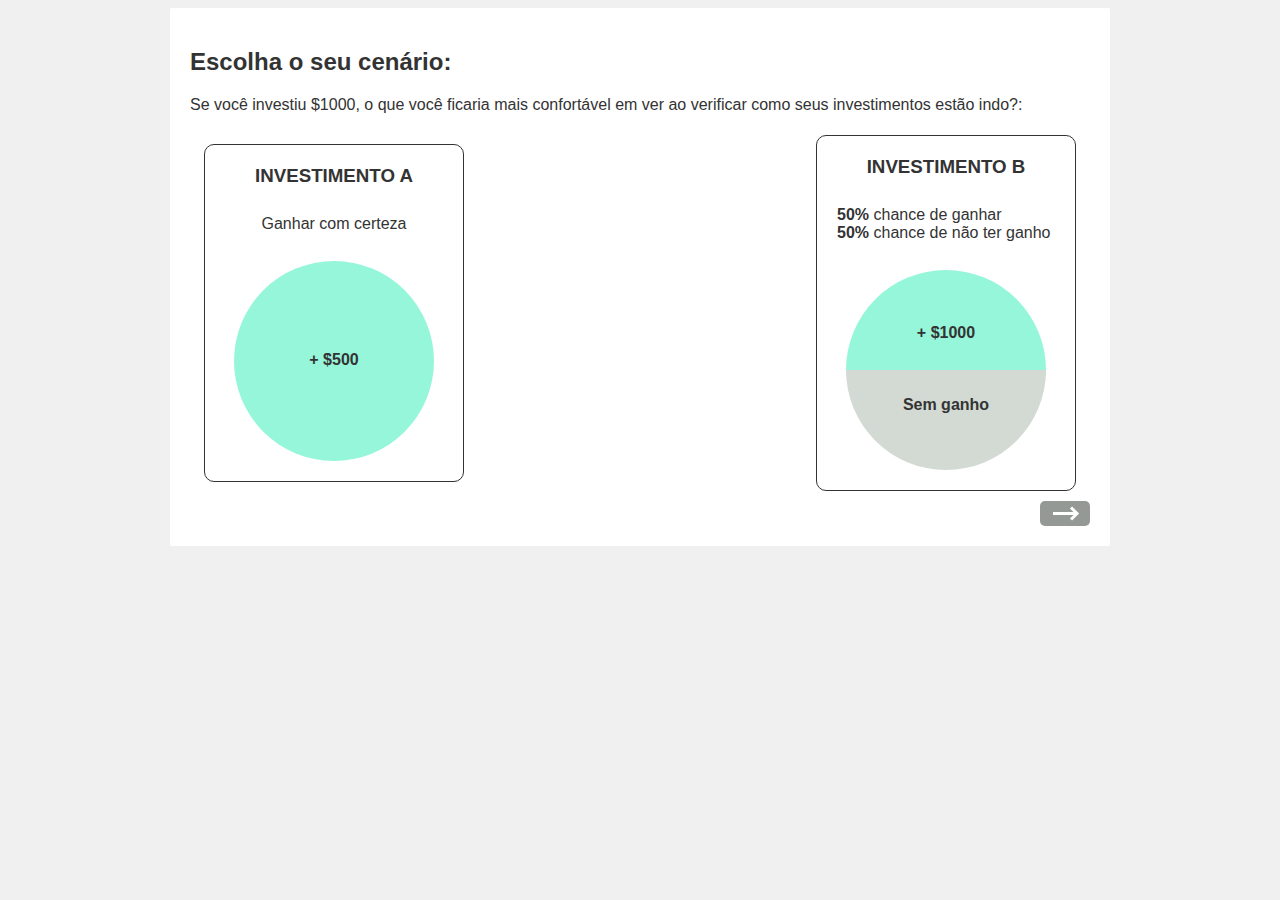
<file: exemplo ELICITAÇÕES.html>
<!DOCTYPE html>
<html lang="pt">

<head>
  <meta charset="UTF-8">
  <title>Escolha o seu cenário</title>
  <style>
    body {
      font-family: Arial, sans-serif;
      background-color: #f0f0f0;
      color: #333;
    }

    .container {
      max-width: 900px;
      margin: auto;
      background-color: white;
      padding: 20px;
      border-radius: 2px;
    }

    h2 {
      color: #333;
    }

    fieldset {
      border: none;
      display: flex;
      justify-content: space-between;
      align-items: center;
    }

    legend {
      font-weight: bold;
    }

    .option {
      width: 25%;
      border-radius: 10px;
      border-style: solid;
      border-width: thin;
      padding: 20px;
      position: relative;
      margin: 0;
      display: block;
      cursor: pointer;
    }

    .option input {
      display: none;
    }

    .option label {
      display: block;
      cursor: pointer;
      text-align: center;
    }

    .option h3 {
      margin: 0;
    }

    .option p {
      margin: 10px 0;
    }

      .circle {
          width: 300px;
        }

      #circulo1 {
          width: 200px;
          height: 200px;
          border-radius: 50%;
          background-size: 100% 100%;
          background-color: rgba(83, 240, 195, 0.61);
          margin: 0 auto;
        
        }

        #circulo2 {
          width: 200px;
            height: 100px;
            border-bottom: solid rgb(211, 218, 211);
            border-width: 100px;
            border-radius: 200px;
            background-color: rgba(83, 240, 195, 0.61);
            margin-top: -2px; /* Adjust this value to fit your design */
            position: relative;
            margin: 0 auto;
        }
        button[type="submit"] {
          background-image: url("data:image/svg+xml,%3Csvg xmlns='http://www.w3.org/2000/svg' viewBox='0 0 100 100'%3E%3Cpath d='M 10 50 L 90 50 M 70 30 L 90 50 L 70 70' fill='none' stroke='white' stroke-width='10'/%3E%3C/svg%3E"); /* Adicionado esta linha */
          background-color: rgb(149, 153, 149); /* Adicionado esta linha */
          background-repeat: no-repeat; /* Adicionado esta linha */
          background-position: center; /* Adicionado esta linha */
          background-size: 30px 50px; /* Adicionado esta linha */
          border: none; /* Adicionado esta linha */
          border-radius: 5px; /* Adicionado esta linha */
          width: 50px; /* Adicionado esta linha */
          height: 25px; /* Adicionado esta linha */
          color: transparent; /* Adicionado esta linha */
          margin-left: auto;
          display: block;
        }
    </style>
</head>

<body>

  <div class="container">
      <h2>Escolha o seu cenário:</h2>
      <p>Se você investiu $1000, o que você ficaria mais confortável em ver ao verificar como seus investimentos estão indo?:</p>
      <form>
          <fieldset>
              <div class="option">
                  <input type="radio" id="a" name="investment" value="a">
                  <label for="a">
                      <h3>INVESTIMENTO A</h3>
                      <br />
                      <p>Ganhar com certeza</p>
                      <br />
                      <div class="circle" id="circulo1">
                        <br />
                        <br />
                        <br />
                        <br />
                        <br />
                      <b>+ $500</b>
                    </div>
                  
              </div>
              <div class="option">
                  <input type="radio" id="b" name="investment" value="b">
                  <label for="b">
                      <h3>INVESTIMENTO B</h3>
                      <br />
                      <p style="text-align: left;"><b>50%</b> chance de ganhar<br /><b>50%</b> chance de não ter ganho</p>
                      <br />
                      <div class="circle"></div>
                      <div id="circulo2">
                        <br />
                        <br />
                        <br />
                        <b>+ $1000</b>
                      <br />
                      <br />
                      <br />
                      <br />
                       <b>Sem ganho</b>
                    </div>
                  </label>
              </div>
          </fieldset>
          <button style="text-align: right;"type="submit">enviar</button>
      </form>
  </div>
</body>

</html>
</file>
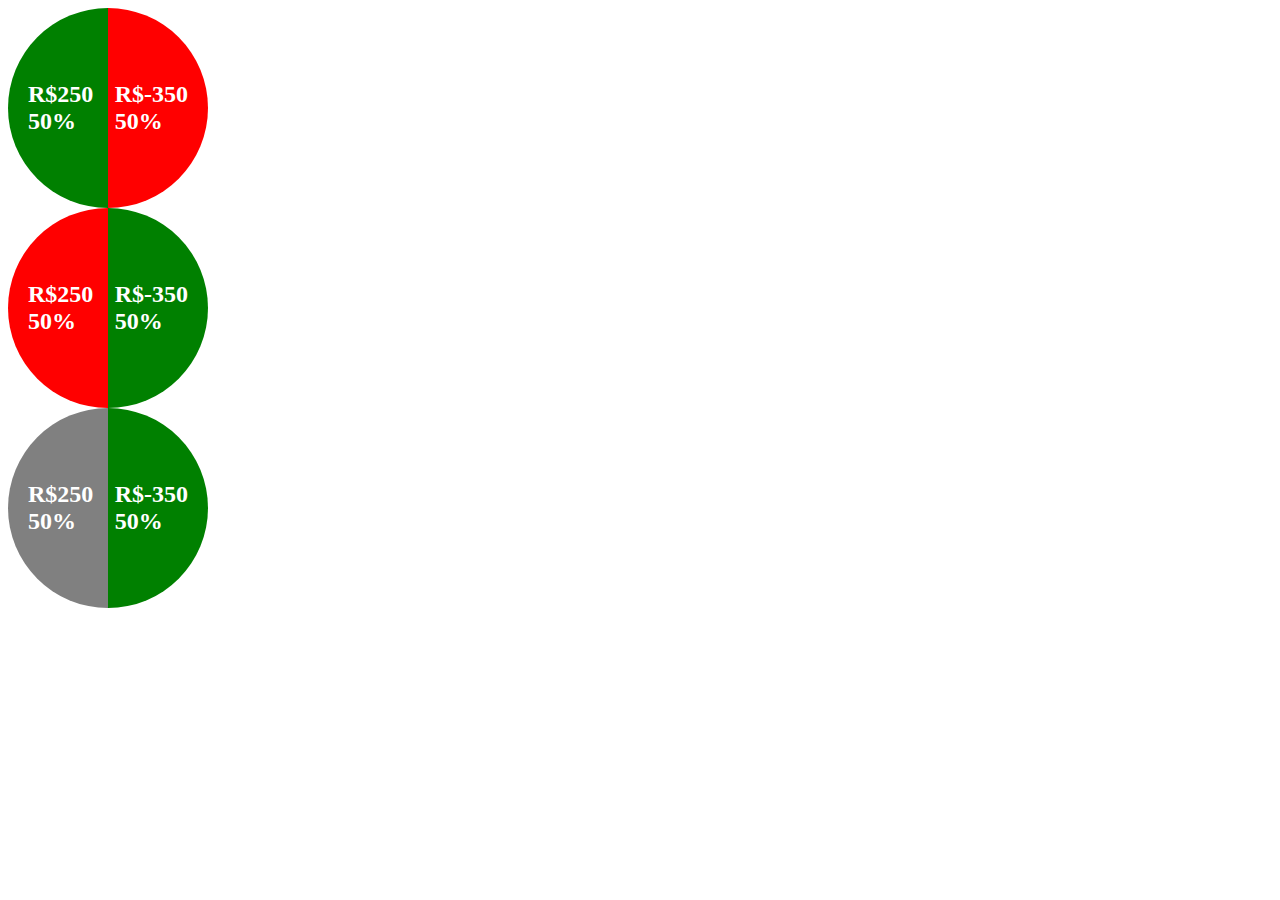
<file: exemploCirculo.html>
<!DOCTYPE html>
<html lang="en">
<head>
    <meta charset="UTF-8">
    <meta name="viewport" content="width=device-width, initial-scale=1.0">
    <style>
        .circle {
            width: 200px;
            height: 200px;
            border-radius: 50%;
            background: linear-gradient(to right, green 50%, red 50%);
            position: relative;
        }

        .number {
            font-size: 24px;
            font-weight: bold;
            color: white;
            position: absolute;
            top: 50%;
            transform: translateY(-50%);
        }

        .left {
            left: 20px;
        }

        .right {
            right: 20px;
        }
    </style>
</head>
<body>
<div class="circle">
    <span class="number left"> R$250 <br> 50% </span>
    <span class="number right"> R$-350  <br> 50% </span>
</div>
<div class="circle" style="background: linear-gradient(to right, red 50%, green 50%)">
    <span class="number left"> R$250 <br> 50% </span>
    <span class="number right"> R$-350  <br> 50% </span>
</div>
<div class="circle" style="background: linear-gradient(to right, gray 50%, green 50%)">
    <span class="number left"> R$250 <br> 50% </span>
    <span class="number right"> R$-350  <br> 50% </span>
</div>

</body>
</html>
</file>
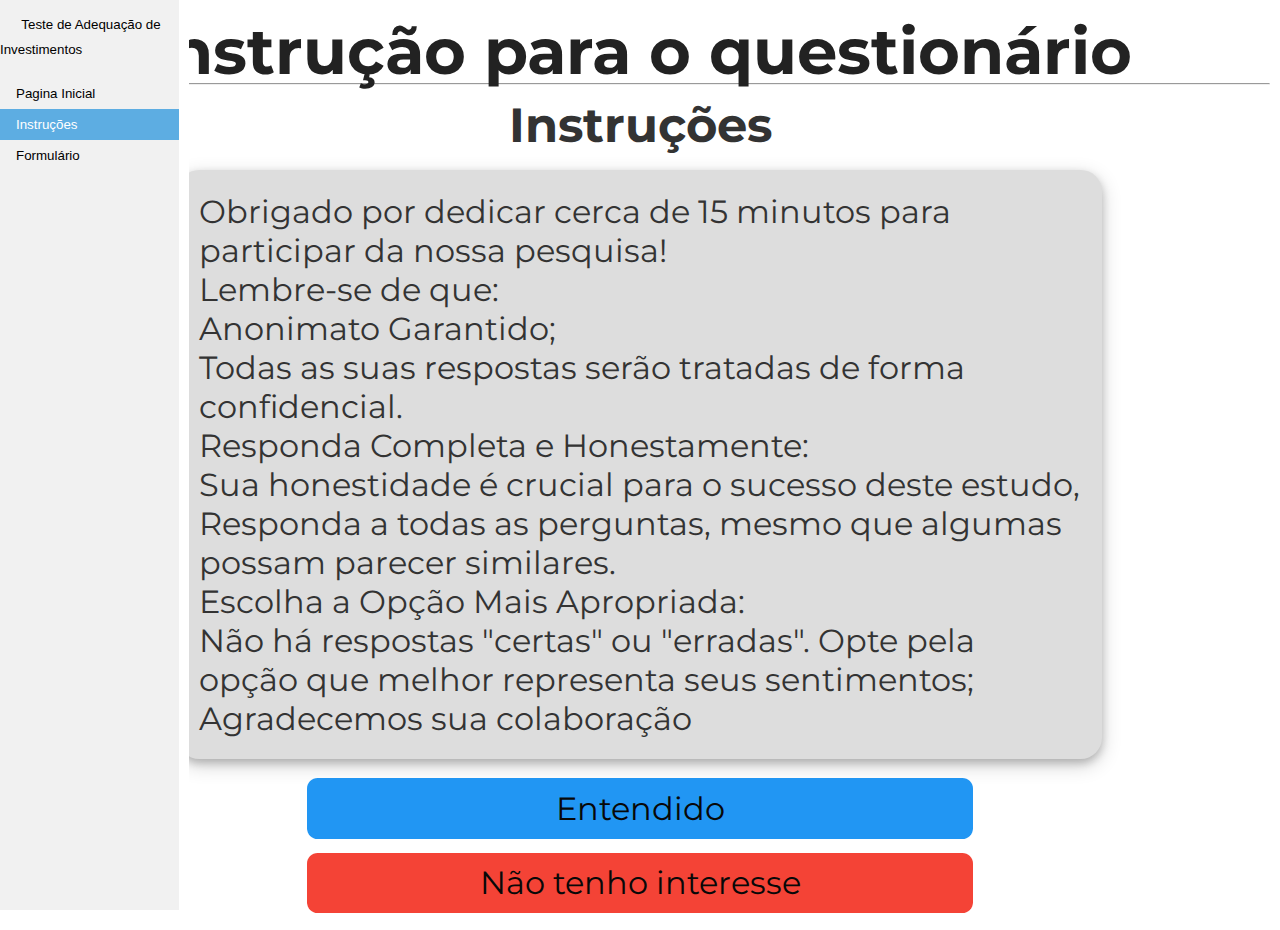
<file: instructions.html>
<!DOCTYPE html>
<html>
<head>
<link href="https://fonts.googleapis.com/css?family=Montserrat:300,400,700%7CRoboto:400,700" rel="stylesheet">
<link href='style.css' rel='stylesheet' type='text/css'>
<title data-i18n="title-instructions">Adequação de Investimentos Instructions</title>
<link rel="icon" type="image/png" href="icon.png">
<link rel="shortcut icon" type="image/png" href="icon.png">
<meta charset="utf-8">
</head>
<body>
<div class="navdiv">
    <ul class="ulnav">
        <li class="rvlogo"><b><a>Teste de Adequação de Investimentos</a></b></li></b><br>
        <li class="nav"> <a href="index.html">
        <span data-i18n="index">Pagina Inicial</span></a></li>
        <li class="nav"> <a class="activenav" href="#">
        <span data-i18n="inst-h2">Instruções</span></a></li>
        <li class="nav"> <a href="instructions.html">
        <span data-i18n="quiz"> Formulário </span></a></li>
    </ul> 
</div>

<div class="main">
<br>
<h1>Instrução para o questionário</h1>
    <hr>
    <h2 data-i18n="inst-h2" style="text-align:center;">Instruções</h2>
    <p data-i18n="inst-p" class="question" style="text-align: left"> Obrigado por dedicar cerca de 15 minutos para participar da nossa pesquisa!<br>

        Lembre-se de que:<br>
        Anonimato Garantido;<br>
        Todas as suas respostas serão tratadas de forma confidencial.<br>
        Responda Completa e Honestamente:<br>
        Sua honestidade é crucial para o sucesso deste estudo,<br>
        Responda a todas as perguntas, mesmo que algumas possam parecer similares.<br>
        Escolha a Opção Mais Apropriada:<br>
        Não há respostas "certas" ou "erradas". Opte pela opção que melhor representa seus sentimentos;<br>

        Agradecemos sua colaboração
    </p>
    <button data-i18n="inst-gotit" class="button" onclick="location.href='socioEconomics.html';"
        style="background-color: #2196f3;">Entendido</button> <br>
    <button data-i18n="inst-nvm" class="button" onclick="location.href='index.html';"
        style="background-color: #f44336;">Não tenho interesse</button> <br>
</div>
</body>
</html>
</file>
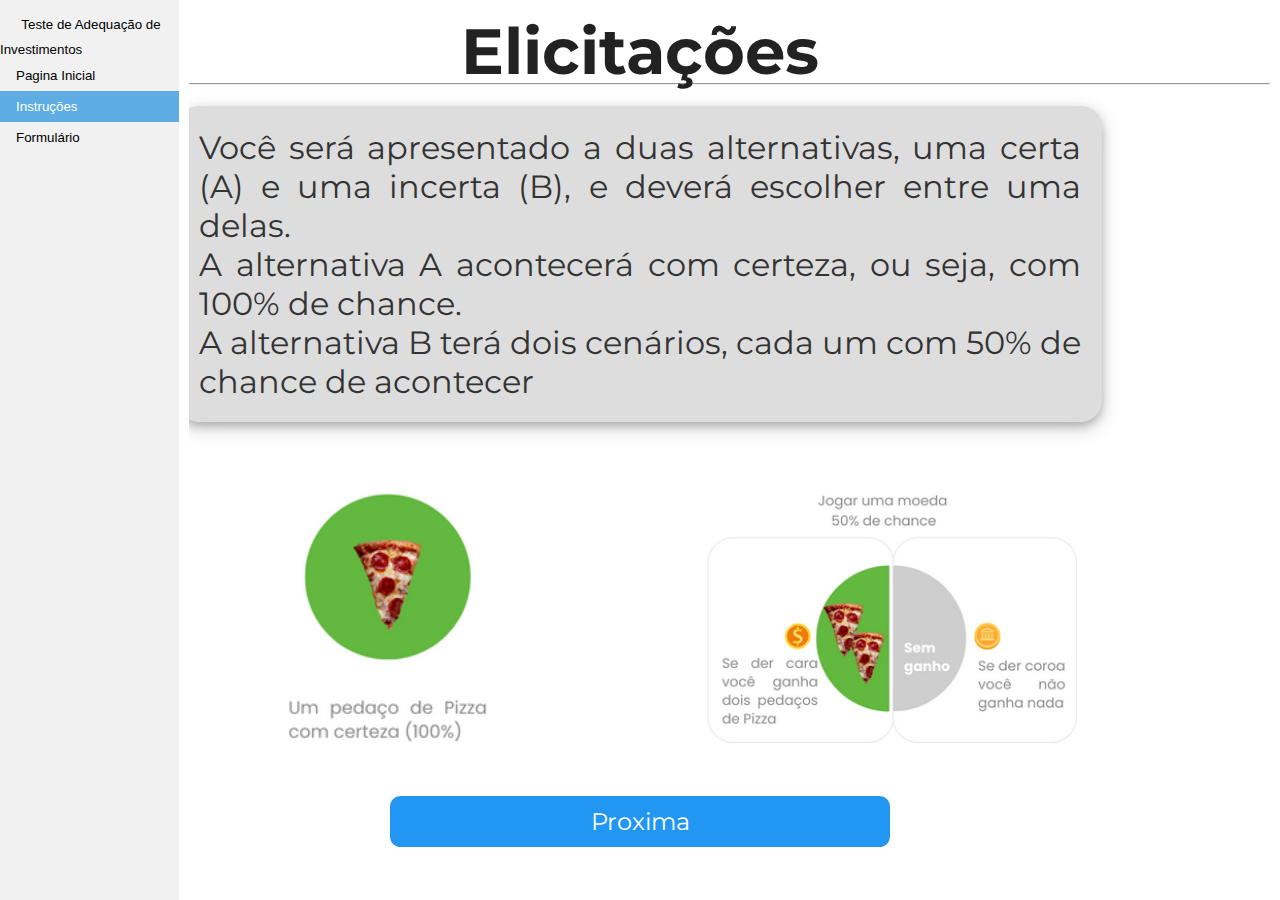
<file: quiz.html>
<!DOCTYPE html>
<html lang="pt-BR">
<head>
    <link href="https://fonts.googleapis.com/css?family=Montserrat:300,400,700%7CRoboto:400,700" rel="stylesheet">
    <link href='style.css' rel='stylesheet' type='text/css'>
    <title data-i18n="title-quiz">Teste de Adequação de Investimentos</title>
    <meta charset="utf-8">
</head>
	
<div class="navdiv">
    <ul class="ulnav">
        <li class="rvlogo"><b><a>Teste de Adequação de Investimentos</a></b></li>
        <li class="nav"> <a href="index.html">
        <span data-i18n="index">Pagina Inicial</span></a></li>
        <li class="nav"> <a class="activenav" href="#">
        <span data-i18n="inst-h2">Instruções</span></a></li>
        <li class="nav"> <a href="quiz.html">
        <span data-i18n="quiz"> Formulário </span></a></li>
    </ul> 
</div>

<div class="main">
<br>
<h1>Elicitações</h1>
<hr>
<p class="question" id="question-text" style="display: block; flex-direction: row;" ></p>
<div id="alternativasCircle">

</div>
    <button class="small_button" onclick="start_questions()" id="back_button" style="background-color: #2196f3; min-width: 500px;">Proxima</button>
<br>

</div>
<!-- JavaScript for the test itself -->
<script>
    var questions = {
        "etapa1": 
            {
                "Text":`<strong>Escolha o seu cenário: ganho certo ou ganho incerto?</strong> <br>
                    Imagine que você investiu e verifica como esses investimentos estão indo:  <br>
                    qual cenário você se sentiria mais confortável?`,
                "Risk": "50% de chance de ganhar R$1.000 <br> 50% de chance de não ganhar nada",
                "Safe": "ganho garantido de R${safe}",
                "SafeNumber": 500

            },
        "etapa2":
            {
                "Text":`<strong> Escolha o seu cenário: tudo ou nada? </strong> <br>
                        Imagine que você investiu e verifica como esses investimentos estão indo: <br>
                        Qual cenário você se sentiria mais confortável?`,
                "Risk": " 50% de chance de ganhar R$1.000 <br> 50% de chance de perder R${risk}",
                "Safe": "não ganhar ou perder nada",
                "RiskNumber": 1000
            },
        "etapa3":
            {
                "Text":`<strong>Escolha o seu cenário: perda certa ou perda incerto?</strong> <br>
                Imagine que você investiu e verifica como esses investimentos estão indo: <br>
                qual cenário você se sentiria mais confortável?`,
                "Risk": "50% de chance de não ganhar nem perder <br> 50% de chance de perder {risk}",
                "Safe": "perda garantida de {safe}",
                "RiskNumber": 440,
                "SafeNumber": 220
            }};
    var stage = "etapa1"
    var respostas = {};

    function buildCircle(colorLeft, textLeft, colorRight = '', textRight = ''){
        if(colorRight) {
            const divCircleRisk = document.createElement("div");
            divCircleRisk.className = "circle";
            divCircleRisk.style.background = `linear-gradient(to bottom, ${colorLeft} 50%, ${colorRight} 50%)`;

            let riskLeftNumber = document.createElement("span")
            riskLeftNumber.className = "number top"
            riskLeftNumber.innerHTML = textLeft

            let riskRightNumber = document.createElement("span")
            riskRightNumber.className = "number bottom"
            riskRightNumber.innerHTML = textRight

            divCircleRisk.appendChild(riskLeftNumber)
            divCircleRisk.appendChild(riskRightNumber)
            return divCircleRisk
        } else {
            const divCircleRisk = document.createElement("div");
            divCircleRisk.className = "circle";
            divCircleRisk.style.background = `linear-gradient(to right, ${colorLeft} 50%, ${colorLeft} 50%)`;
            let riskLeftNumber = document.createElement("span")
            riskLeftNumber.className = "number"
            riskLeftNumber.innerHTML = textLeft
            divCircleRisk.appendChild(riskLeftNumber)
            return divCircleRisk

        }
    }

    function plotarRespostas(){
        var bloco_resps = document.querySelector('div[id="alternativasCircle"]')
        bloco_resps.innerHTML = ''
        let questoes = window.questions

        const alternativaRisk = document.createElement("button")
        alternativaRisk.className = 'button';
        alternativaRisk.style.backgroundColor = '#4caf50';
        alternativaRisk.setAttribute("ID","Risk")
        alternativaRisk.setAttribute("onclick", `select("Risk")`);
        alternativaRisk.classList.add('alternativa')
        alternativaRisk.classList.add('AltCircle')

        var alternativaSafe = document.createElement("button")
        alternativaSafe.className = 'button';
        alternativaSafe.style.backgroundColor = '#4caf50';
        alternativaSafe.setAttribute("ID","Safe")
        alternativaSafe.setAttribute("onclick", `select("Safe")`);
        alternativaSafe.classList.add('alternativa')
        alternativaSafe.classList.add('AltCircle')

        let text_question = document.getElementById('question-text')
        text_question.innerHTML = window.questions[window.stage].Text

        if (window.stage === "etapa1"){

            let divCircleRisk = buildCircle("green",`+ R$1.000 <br> 50%`,"grey",`Sem Ganho  <br> 50%`)
            alternativaRisk.appendChild(divCircleRisk)

            let divCircleSafe = buildCircle("green",` + R$${questoes[window.stage].SafeNumber.toLocaleString('de-DE')} <br> Com Certeza`)
            alternativaSafe.appendChild(divCircleSafe)

        } else if (window.stage === "etapa2"){

            let divCircleRisk = buildCircle("green",`+ R$1.000 <br> 50%`,"red",`- R$${questoes[window.stage].RiskNumber.toLocaleString('de-DE')} <br> 50%`)
            alternativaRisk.appendChild(divCircleRisk)

            let divCircleSafe = buildCircle("grey",`Sem Ganho <br> Ou Perda <br> Com Certeza`)
            alternativaSafe.appendChild(divCircleSafe)

        } else if (window.stage === "etapa3") {

            let divCircleRisk = buildCircle("red",`- R$${questoes[window.stage].RiskNumber.toLocaleString('de-DE')} <br> 50%`,"grey",`Sem Perda <br> 50%`)
            alternativaRisk.appendChild(divCircleRisk)

            let divCircleSafe = buildCircle("red",` - R$${questoes[window.stage].SafeNumber.toLocaleString('de-DE')} <br> Com Certeza`)
            alternativaSafe.appendChild(divCircleSafe)

        }

        bloco_resps.appendChild(alternativaSafe)
        bloco_resps.appendChild(document.createElement("br"))
        bloco_resps.appendChild(alternativaRisk)
        bloco_resps.appendChild(document.createElement("br"))
    }

    function select(sel){
        var risk = document.getElementById('Risk')
        var safe = document.getElementById('Safe')
        risk.style.removeProperty('border')
        risk.classList.remove("Selected");
        safe.style.removeProperty('border')
        safe.classList.remove("Selected");
        if (sel){
            var selected = document.getElementById(sel);
            selected.style.border = "5px solid red"
            selected.classList.add("Selected")
        }
    }


    function verificarTorcao(sequencia) {
        if (sequencia.length < 3) {
            return false;
        }

        let padraoMudou = false;
        let padraoDetectado = false;
        let last = null;
        for (let a of sequencia) {
            if (!last){
                last = a
                continue
            }
            if (a !== last){
                if (!padraoMudou){
                    padraoMudou = true;
                    last = a
                } else {
                    padraoDetectado = true;
                }
            }
        }
        return padraoDetectado;
    }
    function arredondar_multiplo(valor, multiple){
        return(Math.round(valor / multiple) * multiple)
    }

    function processo_etapa1(houve_torcao, selecionado){
        if(houve_torcao){
                var conversor = {"etapa1":"etapa2","etapa2":"etapa3"}
                let ultimo_numero = window.questions.etapa1.SafeNumber
                let ultima_movimentacao = window.respostas.etapa1[window.respostas.etapa1.length - 1]
                window.stage = conversor[window.stage]
                var multi = {"Safe": 5/6, "Risk":1.5}
                window.respostas.etapa1 = arredondar_multiplo(multi[ultima_movimentacao] * ultimo_numero, 5)
                showQuestion()
                return ''
            }
        if(selecionado == "Safe"){
            window.questions.etapa1.SafeNumber = window.questions.etapa1.SafeNumber / 2
        } else{
            window.questions.etapa1.SafeNumber = window.questions.etapa1.SafeNumber * 1.5
        }
        window.questions.etapa1.SafeNumber = arredondar_multiplo(window.questions.etapa1.SafeNumber, 5)
        showQuestion()
    }

    function processo_etapa2(houve_torcao, selecionado){  
        if(houve_torcao){
            var conversor = {"etapa1":"etapa2","etapa2":"etapa3"}
            let ultimo_numero = window.questions.etapa2.RiskNumber
            let ultima_movimentacao = window.respostas.etapa2[window.respostas.etapa2.length - 1]
            var multi = {"Safe": 5/6, "Risk": 1.5}
            window.respostas.etapa2 = arredondar_multiplo(multi[ultima_movimentacao] * ultimo_numero, 5)
            window.stage = conversor[window.stage]
            window.questions.etapa3.RiskNumber = arredondar_multiplo(window.respostas.etapa2, 10)
            window.questions.etapa3.SafeNumber = window.questions.etapa3.RiskNumber / 2
            showQuestion()
            return ''
        }
        if(selecionado == "Safe"){
            window.questions.etapa2.RiskNumber = window.questions.etapa2.RiskNumber / 2
        } else{
            window.questions.etapa2.RiskNumber = window.questions.etapa2.RiskNumber * 1.5
        }
        window.questions.etapa2.RiskNumber =  arredondar_multiplo(window.questions.etapa2.RiskNumber, 5)
        showQuestion()
    }

    function processo_etapa3(houve_torcao, selecionado){
        if(houve_torcao){
            var conversor = {"etapa1":"etapa2","etapa2":"etapa3", "etapa3":"final"}
            let ultimo_numero = window.questions.etapa3.SafeNumber
            let ultima_movimentacao = window.respostas.etapa3[window.respostas.etapa3.length - 1]
            var multi = {"Risk": 5/6, "Safe": 1.5}
            window.respostas.etapa3 = arredondar_multiplo(multi[ultima_movimentacao] * ultimo_numero, 10)
            window.stage = conversor[window.stage]
            end()
            return ''
        }
        if(selecionado == "Risk"){
            window.questions.etapa3.SafeNumber = window.questions.etapa3.SafeNumber / 2
        } else{
            window.questions.etapa3.SafeNumber = window.questions.etapa3.SafeNumber * 1.5
        }
        window.questions.etapa3.SafeNumber = arredondar_multiplo(window.questions.etapa3.SafeNumber, 5)
        showQuestion()
    }
    function end(_){
        delete(window.respostas.final)
        localStorage.setItem("Quiz", JSON.stringify(window.respostas))
        window.location.href = "riskTolerance.html"
    }

    function next_question(){
        var selected = document.querySelector('.Selected');
        if (!selected){
            alert("Selecione uma alternativa!")
            return ''
        }
        var selecionado = selected.id
        if (window.respostas[window.stage]){
            window.respostas[window.stage] = [...window.respostas[window.stage], selecionado]
        } else {
            window.respostas[window.stage] = [selecionado,]
        }
        // detectar torcao
        let houve_torcao = verificarTorcao(window.respostas[window.stage])
        var comandos = {"etapa1":processo_etapa1, "etapa2": processo_etapa2, "etapa3": processo_etapa3, "final":end}
        comandos[window.stage](houve_torcao, selecionado)
    }
    function formatarEtapa(texto) {
        const numero = texto.match(/\d+/)[0]; // Extrai o número da string
        const etapa = texto.replace(/\d+/, ''); // Remove o número da string
        return `${etapa} ${numero}`;
    }

    function verificaFormato(variavel) {
        const padrao = /^[a-zA-Z]{5}\d$/; // Expressão regular para XXXXX8

        return padrao.test(variavel);
    }

    function showQuestion(){
        var questionText = document.querySelector('p[class="question"]')
        if (verificaFormato(window.stage)) {
            questionText.textContent = `Aparecerá 2 opções, escolha a que você prefere!`
            plotarRespostas()
        } else {
            questionText.textContent = `Em trabalho, numeros finais: \n${JSON.stringify(window.respostas).replaceAll(',','\n').replace('{',"\n").replace('}','')}`
        }
    }

    function start_questions() {
        let selected = document.querySelector('.Selected');
        if (!selected) {
            alert("Selecione uma alternativa!")
            return ''
        }
        let backButton = document.getElementById("back_button");
        backButton.removeAttribute("onclick");
        backButton.setAttribute("onclick", "next_question()");
        showQuestion();
    }
    function instructionSelect(sel){
        const risk = document.getElementById('Risk')
        const safe = document.getElementById('Safe')
        risk.style.removeProperty('border')
        risk.classList.remove("Selected");
        safe.style.removeProperty('border')
        safe.classList.remove("Selected");
        if (sel){
            let selected = document.getElementById(sel);
            selected.style.border = "5px solid red"
            selected.classList.add("Selected")
        }

    }

    function instruction(){
        var questionText = document.querySelector('p[class="question"]')
        questionText.innerHTML = `Você será apresentado a duas alternativas, uma certa (A) e uma incerta (B), e deverá escolher entre uma delas. <br>
                                    A alternativa A acontecerá com certeza, ou seja, com 100% de chance.<br> A alternativa B terá dois cenários, cada
                                    um com 50% de chance de acontecer`
        var bloco_resps = document.querySelector('div[id="alternativasCircle"]')
        bloco_resps.innerHTML = ''
        let questoes = window.questions

        const alternativaRisk = document.createElement("button")
        alternativaRisk.className = 'button';
        alternativaRisk.style.backgroundColor = 'white';
        alternativaRisk.setAttribute("ID","Risk")
        alternativaRisk.setAttribute("onclick", `instructionSelect("Risk")`);
        alternativaRisk.classList.add('alternativa')
        alternativaRisk.classList.add('AltCircle')

        var alternativaSafe = document.createElement("button")
        alternativaSafe.className = 'button';
        alternativaSafe.style.backgroundColor = 'white';
        alternativaSafe.setAttribute("ID","Safe")
        alternativaSafe.setAttribute("onclick", `instructionSelect("Safe")`);
        alternativaSafe.classList.add('alternativa')
        alternativaSafe.classList.add('AltCircle')

        var img1 = document.createElement("img");
        img1.src = "img/1 Pizza.png";
        img1.alt = "Imagem 1";
        img1.style.minHeight = "250px";

        var img2 = document.createElement("img");
        img2.src = "img/Pizza Cara Coroa.png";
        img2.alt = "Imagem 2";
        img2.style.minHeight = "250px";

        alternativaSafe.appendChild(img1)
        alternativaRisk.appendChild(img2)

        bloco_resps.appendChild(alternativaSafe)
        bloco_resps.appendChild(document.createElement("br"))
        bloco_resps.appendChild(alternativaRisk)
        bloco_resps.appendChild(document.createElement("br"))

    }

    instruction()
</script>
</body>
</html>
</file>
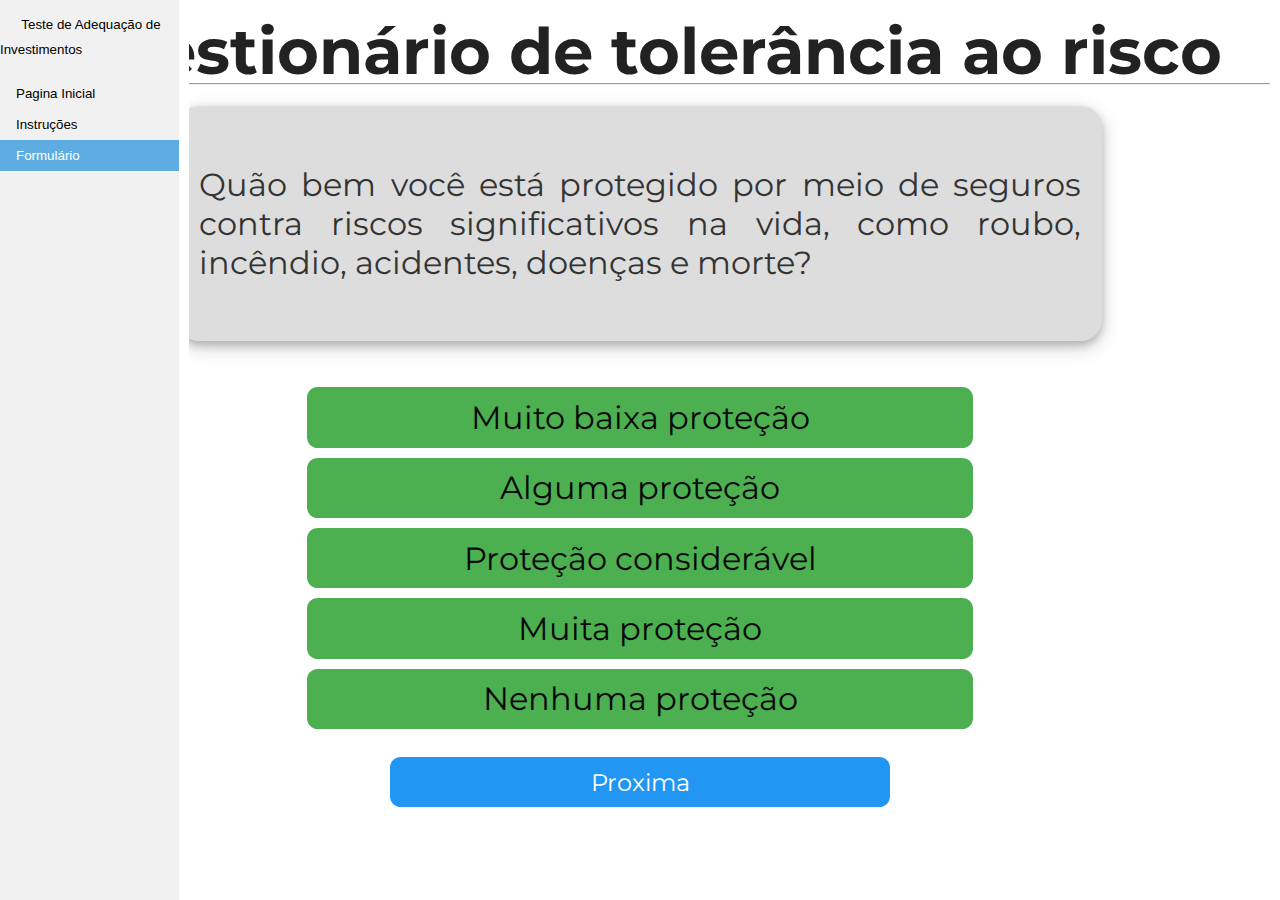
<file: riskTolerance.html>
<!DOCTYPE html>
<html>
<head>
<link href="https://fonts.googleapis.com/css?family=Montserrat:300,400,700%7CRoboto:400,700" rel="stylesheet">
<link href='style.css' rel='stylesheet' type='text/css'>
<title data-i18n="title-quiz">Teste de Adequação de Investimentos</title>
<link rel="icon" type="image/png" href="icon.png">
<link rel="shortcut icon" type="image/png" href="icon.png">
<meta charset="utf-8">
</head>
	
<div class="navdiv">
    <ul class="ulnav">
        <li class="rvlogo"><b><a>Teste de Adequação de Investimentos</a></b></li></b><br>
        <li class="nav"> <a href="index.html">
        <span data-i18n="index">Pagina Inicial</span></a></li>
        <li class="nav"> <a href="instructions.html">
        <span data-i18n="inst-h2">Instruções</span></a></li>
        <li class="nav"> <a class="activenav">
        <span data-i18n="quiz"> Formulário </span></a></li>
    </ul> 
</div>

<div class="main">
<br>
<h1>Questionário de tolerância ao risco</h1>
<hr>
<p class="question" id="question-text"></p>
<div id="alternativas">
    <button class="button" onclick="next_question( 1.0)" style="background-color: #2196f3;">Carregando...</button> <br>
</div>
    <button class="small_button" onclick="next_question()" id="back_button" style="background-color: #2196f3; min-width: 500px;">Proxima</button>
<br>
</div>
<script>
    const file = "Questionarios/parte4 - Risk tolerance.txt"
    let id_questao
    let chave_questao
    let tipo_questao
    let questions
    let ids_questao = []

    function encontrarElementosPorChave(dados, chave, valorDesejado) {
        if (Array.isArray(dados)) {
            // Se for uma matriz
            return dados.filter(item => item[chave] === valorDesejado);
        } else if (typeof dados === 'object') {
            // Se for um objeto
            const elementosEncontrados = [];
            for (const chaveItem in dados) {
                if (dados[chaveItem][chave] === valorDesejado) {
                    elementosEncontrados.push(dados[chaveItem]);
                }
            }
            return elementosEncontrados[0];
        } else {
            return [];
        }
    }

    function proximaChave() {
        const chaves = Object.keys(window.questions);
        const indiceAtual = chaves.indexOf(window.chave_questao);
        window.chave_questao = Object.keys(window.questions)[indiceAtual + 1]
        window.id_questao = window.questions[window.chave_questao].Identificacao
        if (window.id_questao) {
            window.tipo_questao = removerCaracteresEspeciais(window.questions[window.chave_questao]['Tipo de Resposta'])
            return true
        } else {
            return false; // Não há próxima chave
        }
    }



    async function loadedScript() {
        // Aqui você pode chamar as funções definidas no script importado
        window.questions = await pegarQuestions(file)
        window.chave_questao = Object.keys(window.questions)[0]
        window.id_questao = window.questions[window.chave_questao].Identificacao
        window.tipo_questao = removerCaracteresEspeciais(window.questions[window.chave_questao]['Tipo de Resposta'])
        gestaoQuestions()
    }

    function selectAlternativa(alternativa){
        const elementosComBorder = document.querySelectorAll('button[style*="border"]');

        elementosComBorder.forEach(elemento => {
            elemento.style.removeProperty('border')
            elemento.classList.remove("Selected")
        });
        console.log(alternativa)
        const elementoComAtributoX = document.querySelector(`button[alternativa="${alternativa}"]`);
        elementoComAtributoX.style.border = "5px solid red"
        elementoComAtributoX.classList.add("Selected")
    }

    function selectCheck(alternativa){
        const elementoComAtributoX = document.querySelector(`button[alternativa="${alternativa}"]`);
        if (elementoComAtributoX.style.border) {
            elementoComAtributoX.style.removeProperty('border')
            elementoComAtributoX.classList.remove("Selected")
        } else {
            elementoComAtributoX.style.border = "5px solid red"
            elementoComAtributoX.classList.add("Selected")
        }
    }

    function plotAlternativas(){
        const regex = /A(\d+)/;

        const aswnerBox = document.querySelector('div[id="alternativas"]')
        aswnerBox.innerHTML = ''
        const questao = window.questions[window.chave_questao]
        for (let i = 1; i <= parseInt(questao['Tipo de Resposta'].match(regex)[1]); i++) {
            let alternativa = document.createElement("button")
            alternativa.className = 'button';
            alternativa.style.backgroundColor = '#4caf50';
            alternativa.setAttribute("Alternativa",i)
            alternativa.textContent = questao[`Alternativa ${i}`]
            alternativa.setAttribute("onclick",`selectAlternativa("${i}")`);
            aswnerBox.appendChild(alternativa)
        }
    }

    function plotCheck(){
        const regex = /C(\d+)/;

        const aswnerBox = document.querySelector('div[id="alternativas"]')
        aswnerBox.innerHTML = ''
        const questao = window.questions[window.chave_questao]
        for (let i = 1; i <= parseInt(questao['Tipo de Resposta'].match(regex)[1]); i++) {
            let alternativa = document.createElement("button")
            alternativa.className = 'button';
            alternativa.style.backgroundColor = '#4caf50';
            alternativa.setAttribute("Alternativa",i)
            alternativa.textContent = questao[`Alternativa ${i}`]
            alternativa.setAttribute("onclick",`selectCheck("${i}")`);
            aswnerBox.appendChild(alternativa)
        }
    }

    function plotString(){
        let aswnerBox = document.querySelector('div[id="alternativas"]')
        aswnerBox.innerHTML = ''
        let stringInput = document.createElement("input")
        stringInput.classList.add('input-button')

        aswnerBox.appendChild(stringInput)
    }
    function plotInt(params){
        let aswnerBox = document.querySelector('div[id="alternativas"]')
        aswnerBox.innerHTML = ''
        if(params === 1) {
            let intInput = document.createElement("input")
            intInput.classList.add('input-button')
            intInput.type = "number";
            intInput.step = "1";
            aswnerBox.appendChild(intInput)
        } else {
            const questao = window.questions[window.chave_questao]
            for (let i = 1; i <= params; i++) {
                let box = document.createElement("div")
                box.style.width = "100%";
                box.style.display = "flex"
                box.style.flexDirection = "column"
                box.style.justifyContent = "center"
                box.style.alignItems = 'center'

                let descricao = document.createElement("p")
                descricao.textContent = questao[`Alternativa ${i}`]


                let intInput = document.createElement("input")
                intInput.classList.add('input-button')
                intInput.type = "number";
                intInput.step = "1";
                intInput.setAttribute("Alternativa",i)

                box.appendChild(descricao)
                box.appendChild(intInput)

                aswnerBox.appendChild(box)
            }

        }
    }

    function respAlternativa(){
        let aswnerBox = document.querySelector('div[id="alternativas"]')
        let selectedButton = aswnerBox.querySelector('button.Selected');
        if(!selectedButton){
            alert("Selecione uma opção!")
            return false
        }

        let resp = selectedButton.getAttribute('alternativa')
        window.resposta[window.id_questao] = resp
        return true

    }

    function respCheck(){
        let aswnerBox = document.querySelector('div[id="alternativas"]')

        let selectedButtons = aswnerBox.querySelectorAll('button.Selected');

        if(selectedButtons.length === 0){
            alert("Selecione uma opção!")
            return false
        }

        let respostas = []
        selectedButtons.forEach(elemento => {
            respostas.push(elemento.getAttribute('alternativa'))
        });

        window.resposta[window.id_questao] = respostas
        return true
    }

    function respString(){
        // todo: multiplas strings input
        const input_box = document.querySelector('#alternativas > input')
        if(!input_box.value){
            alert("A resposta está vazia")
            return false
        } else {
            window.resposta[window.id_questao] = input_box.value
            return true
        }
    }

    function respInt(param){
        if (param === 1) {
            const input_box = document.querySelector('#alternativas > input')
            if (!input_box.value) {
                alert("A resposta está vazia")
                return false
            } else {
                window.resposta[window.id_questao] = input_box.value
                return true
            }
        } else {
            const input_boxs = document.querySelectorAll('#alternativas input')
            let resp = {}
            input_boxs.forEach(box => {
                if (box.value !== ''){
                    resp[box.getAttribute('alternativa')] = box.value
                }
            })
            if (Object.keys(resp).length < param){
                alert('Preencha todos os campos, mesmo que com 0')
                return false
            } else {
                window.resposta[window.id_questao] = resp
                return true
            }
        }
    }

    function removerCaracteresEspeciais(texto) {
        const regex = /[\r\t\n]/g;
        return texto.replace(regex, '');
    }

    function condicionalVerifier(){
        var condi = removerCaracteresEspeciais(window.questions[window.chave_questao].Condicional.replaceAll('""',"'").replaceAll('"',""))
        if(!eval(condi)){
            window.resposta[window.id_questao] = 'Skip'
            next_question(true)
        }
    }

    function end(){
        localStorage.setItem("RiskAverssion", JSON.stringify(window.resposta))
        window.location.href = "send.html"
    }

    function next_question(skipped = false){
        let ver_input

        if (skipped){
            if(!proximaChave()){
                end()
                return ''
            }
            console.log(window.resposta)
            // todo: verificar
            if(window.questions[window.chave_questao].Condicional){
                condicionalVerifier()
            }

            showQuestion()
            return ''
        }

        let tipo = window.tipo_questao

        if(!window.resposta){
            window.resposta = {}
        }
        if (/[A-Z]\d+/.test(tipo)){
            let tipo_pratico = tipo[0]
            var match = tipo.match(/\d+/);
            let params = parseInt(match[0]);
            switch (tipo_pratico) {
                case "A":
                    ver_input = respAlternativa()
                    break
                case "S":
                    ver_input = respString()
                    break
                case "I":
                    ver_input = respInt(params)
                    break
                case "C":
                    ver_input = respCheck()
                    break
            }
        }

        if (!ver_input){
            return ''
        }

        if(!proximaChave()){
            end()
            return ''
        }

        if(window.questions[window.chave_questao].Condicional){
            condicionalVerifier()
        }

        console.log(window.resposta)
        showQuestion()
        }

    function showQuestion(){
        var questionText = document.querySelector('p[class="question"]')
        try{
            let questao = encontrarElementosPorChave(window.questions,"Identificacao",window.id_questao)
            console.log(questao)
            questionText.textContent = questao.Pergunta
            questionText.setAttribute("Identificador", window.id_questao)
            let tipo = questao['Tipo de Resposta']
            var match = tipo.match(/\d+/);
            if (/[A-Z]\d+/.test(tipo)){
                let tipo_pratico = tipo[0]
                let params = parseInt(match[0]);
                switch (tipo_pratico) {
                    case "A":
                        plotAlternativas()
                        break
                    case "S":
                        plotString()
                        break
                    case "I":
                        plotInt(params)
                        break
                    case "C":
                        plotCheck()
                        break
                }
            }
        } catch(e) {
            console.log(e)
        }
    }

    function gestaoQuestions(){
        showQuestion()
    }
</script>
<script src="leitor_csv.js" onload="loadedScript()"></script>
</body>
</html>
</file>
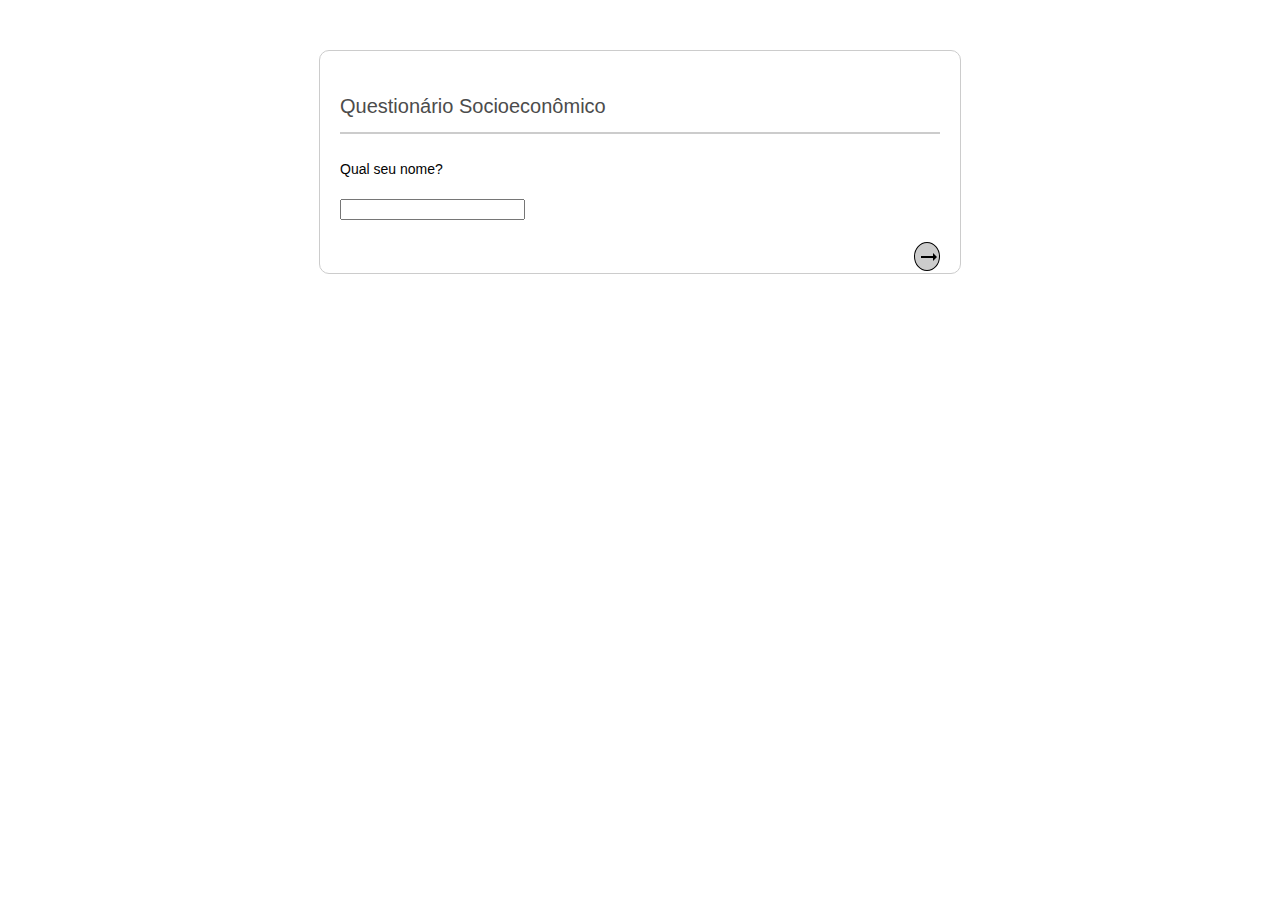
<file: socioEconomics.html>
<!DOCTYPE html>
<html>
<head>
<link href="https://fonts.googleapis.com/css?family=Montserrat:300,400,700%7CRoboto:400,700" rel="stylesheet">
<link href='stylequest.css' rel='stylesheet' type='text/css'>
<title data-i18n="title-quiz">Teste de Adequação de Investimentos Formulario</title>
<link rel="icon" type="image/png" href="icon.png">
<link rel="shortcut icon" type="image/png" href="icon.png">
<meta charset="utf-8">
</head>
	
<div class="main">
<br>
<h1>Questionário Socioeconômico</h1>
<hr>
<br>
<br>
<p class="question" id="question-text"></p>
<br>
<br>
<div id="alternativas">
    <button class="button" style="background-color: #f4f4f5;">Carregando...</button> <br>
</div>
<br>
<br>
<button button class="small_button" onclick="next_question()" id="back_button">
    <svg width="20" height="20" viewBox="0 0 24">
        <path d="M16.01 11H4v2h12.01v3L20 12l-3.99-4v3z" fill="#000"/>
      </svg>
</button>
<br>
</div>
<script>
    const file = "Questionarios/parte2- QUEST.SOCIOECONOMICO.txt"
    let id_questao
    let chave_questao
    let tipo_questao
    let questions
    let ids_questao = []

    function validated_input(){
        if (window.id_questao === "6"){

        }

    }

    function encontrarElementosPorChave(dados, chave, valorDesejado) {
        if (Array.isArray(dados)) {
            // Se for uma matriz
            return dados.filter(item => item[chave] === valorDesejado);
        } else if (typeof dados === 'object') {
            // Se for um objeto
            const elementosEncontrados = [];
            for (const chaveItem in dados) {
                if (dados[chaveItem][chave] === valorDesejado) {
                    elementosEncontrados.push(dados[chaveItem]);
                }
            }
            return elementosEncontrados[0];
        } else {
            return [];
        }
    }

    function proximaChave() {
        const chaves = Object.keys(window.questions);
        const indiceAtual = chaves.indexOf(window.chave_questao);
        window.chave_questao = Object.keys(window.questions)[indiceAtual + 1]
        window.id_questao = window.questions[window.chave_questao].Identificacao
        if (window.id_questao) {
            window.tipo_questao = removerCaracteresEspeciais(window.questions[window.chave_questao]['Tipo de Resposta'])
            return true
        } else {
            return false; // Não há próxima chave
        }
    }


    async function loadedScript() {
        // Aqui você pode chamar as funções definidas no script importado
        window.questions = await pegarQuestions(file)
        window.chave_questao = Object.keys(window.questions)[0]
        window.id_questao = window.questions[window.chave_questao].Identificacao
        window.tipo_questao = removerCaracteresEspeciais(window.questions[window.chave_questao]['Tipo de Resposta'])
        gestaoQuestions()
    }

    function selectAlternativa(alternativa){
        const elementosComBorder = document.querySelectorAll('button[style*="border"]');

        elementosComBorder.forEach(elemento => {
            elemento.style.removeProperty('border')
            elemento.classList.remove("Selected")
        });
        const elementoComAtributoX = document.querySelector(`button[alternativa="${alternativa}"]`);
        elementoComAtributoX.style.border = "1px solid #ccc"
        elementoComAtributoX.classList.add("Selected")
    }

    function selectCheck(alternativa){
        const elementoComAtributoX = document.querySelector(`button[alternativa="${alternativa}"]`);
        if (elementoComAtributoX.style.border) {
            elementoComAtributoX.style.removeProperty('border')
            elementoComAtributoX.classList.remove("Selected")
        } else {
            elementoComAtributoX.style.border = "1px solid #ccc"
            elementoComAtributoX.classList.add("Selected")
        }
    }

    function plotAlternativas(){
        const regex = /A(\d+)/;

        const aswnerBox = document.querySelector('div[id="alternativas"]')
        aswnerBox.innerHTML = ''
        const questao = window.questions[window.chave_questao]
        for (let i = 1; i <= parseInt(questao['Tipo de Resposta'].match(regex)[1]); i++) {
            let alternativa = document.createElement("button")
            alternativa.className = 'button';
            alternativa.style.backgroundColor = '#fff';
            alternativa.setAttribute("Alternativa",i)
            alternativa.textContent = questao[`Alternativa ${i}`]
            alternativa.setAttribute("onclick",`selectAlternativa("${i}")`);
            aswnerBox.appendChild(alternativa)
        }
    }

    function plotCheck(){
        const regex = /C(\d+)/;

        const aswnerBox = document.querySelector('div[id="alternativas"]')
        aswnerBox.innerHTML = ''
        const questao = window.questions[window.chave_questao]
        for (let i = 1; i <= parseInt(questao['Tipo de Resposta'].match(regex)[1]); i++) {
            let alternativa = document.createElement("button")
            alternativa.className = 'button';
            alternativa.style.backgroundColor = '#fff';
            alternativa.setAttribute("Alternativa",i)
            alternativa.textContent = questao[`Alternativa ${i}`]
            alternativa.setAttribute("onclick",`selectCheck("${i}")`);
            aswnerBox.appendChild(alternativa)
        }
    }

    function plotString(){
        let aswnerBox = document.querySelector('div[id="alternativas"]')
        aswnerBox.innerHTML = ''
        let stringInput = document.createElement("input")
        stringInput.classList.add('input-button')

        aswnerBox.appendChild(stringInput)
    }
    function plotInt(params){
        let aswnerBox = document.querySelector('div[id="alternativas"]')
        aswnerBox.innerHTML = ''
        if(params === 1) {
            let intInput = document.createElement("input")
            intInput.classList.add('input-button')
            intInput.type = "number";
            intInput.step = "1";
            aswnerBox.appendChild(intInput)
        } else {
            const questao = window.questions[window.chave_questao]
            for (let i = 1; i <= params; i++) {
                let box = document.createElement("div")
                box.style.width = "100%";
                box.style.justifyContent = "center"

                let descricao = document.createElement("p")
                descricao.textContent = questao[`Alternativa ${i}`]


                let intInput = document.createElement("input")
                intInput.classList.add('input-button')
                intInput.type = "number";
                intInput.step = "1";
                intInput.setAttribute("Alternativa",i)

                box.appendChild(descricao)
                box.appendChild(intInput)

                aswnerBox.appendChild(box)
            }

        }
    }

    function respAlternativa(){
        let aswnerBox = document.querySelector('div[id="alternativas"]')
        let selectedButton = aswnerBox.querySelector('button.Selected');
        if(!selectedButton){
            alert("Selecione uma opção!")
            return false
        }

        let resp = selectedButton.getAttribute('alternativa')
        window.resposta[window.id_questao] = resp
        return true

    }

    function respCheck(){
        let aswnerBox = document.querySelector('div[id="alternativas"]')

        let selectedButtons = aswnerBox.querySelectorAll('button.Selected');

        if(selectedButtons.length === 0){
            alert("Selecione uma opção!")
            return false
        }

        let respostas = []
        selectedButtons.forEach(elemento => {
            respostas.push(elemento.getAttribute('alternativa'))
        });

        window.resposta[window.id_questao] = respostas
        return true
    }

    function respString(){
        // todo: multiplas strings input
        const input_box = document.querySelector('#alternativas > input')
        if(!input_box.value){
            alert("A resposta está vazia")
            return false
        } else {
            window.resposta[window.id_questao] = input_box.value
            return true
        }
    }

    function respInt(param){
        if (param === 1) {
            const input_box = document.querySelector('#alternativas > input')
            if (!input_box.value) {
                alert("A resposta está vazia")
                return false
            } else {
                window.resposta[window.id_questao] = input_box.value
                return true
            }
        } else {
            const input_boxs = document.querySelectorAll('#alternativas input')
            let resp = {}
            input_boxs.forEach(box => {
                if (box.value !== ''){
                    resp[box.getAttribute('alternativa')] = box.value
                }
            })
            if (Object.keys(resp).length < param){
                alert('Preencha todos os campos, mesmo que com 0')
                return false
            } else {
                window.resposta[window.id_questao] = resp
                return true
            }
        }
    }

    function removerCaracteresEspeciais(texto) {
        const regex = /[\r\t\n]/g;
        return texto.replace(regex, '');
    }

    function condicionalVerifier(){
        var condi = removerCaracteresEspeciais(window.questions[window.chave_questao].Condicional.replaceAll('""',"'").replaceAll('"',""))
        if(!eval(condi)){
            window.resposta[window.id_questao] = 'Skip'
            next_question(true)
        }
    }

    function end(){
        localStorage.setItem("SocioEconomics", JSON.stringify(window.resposta))
        window.location.href = "quiz.html"
    }

    function next_question(skipped = false){
        let ver_input

        if (skipped){
            if(!proximaChave()){
                end()
                return ''
            }
            if(window.questions[window.chave_questao].Condicional){
                condicionalVerifier()
            }

            showQuestion()
            return ''
        }

        let tipo = window.tipo_questao

        if(!window.resposta){
            window.resposta = {}
        }

        if (/[A-Z]\d+/.test(tipo)){
            let tipo_pratico = tipo[0]
            var match = tipo.match(/\d+/);
            let params = parseInt(match[0]);
            switch (tipo_pratico) {
                case "A":
                    ver_input = respAlternativa()
                    break
                case "S":
                    ver_input = respString()
                    break
                case "I":
                    ver_input = respInt(params)
                    break
                case "C":
                    ver_input = respCheck()
                    break
            }
        }

        if (!ver_input){
            return ''
        }

        if(!proximaChave()){
            end()
            return ''
        }

        if(window.questions[window.chave_questao].Condicional){
            condicionalVerifier()
        }

        showQuestion()
    }

    function showQuestion(){
        var questionText = document.querySelector('p[class="question"]')
        try{
            let questao = encontrarElementosPorChave(window.questions,"Identificacao",window.id_questao)
            questionText.textContent = questao.Pergunta
            questionText.setAttribute("Identificador", window.id_questao)
            let tipo = questao['Tipo de Resposta']
            var match = tipo.match(/\d+/);
            if (/[A-Z]\d+/.test(tipo)){
                let tipo_pratico = tipo[0]
                let params = parseInt(match[0]);
                switch (tipo_pratico) {
                    case "A":
                        plotAlternativas()
                        break
                    case "S":
                        plotString()
                        break
                    case "I":
                        plotInt(params)
                        break
                    case "C":
                        plotCheck()
                        break
                }
            }
        } catch(e) {
            console.log(e)
        }
    }

    function gestaoQuestions(){
        showQuestion()
    }
</script>
<script src="leitor_csv.js" onload="loadedScript()"></script>
</body>
</html>
</file>
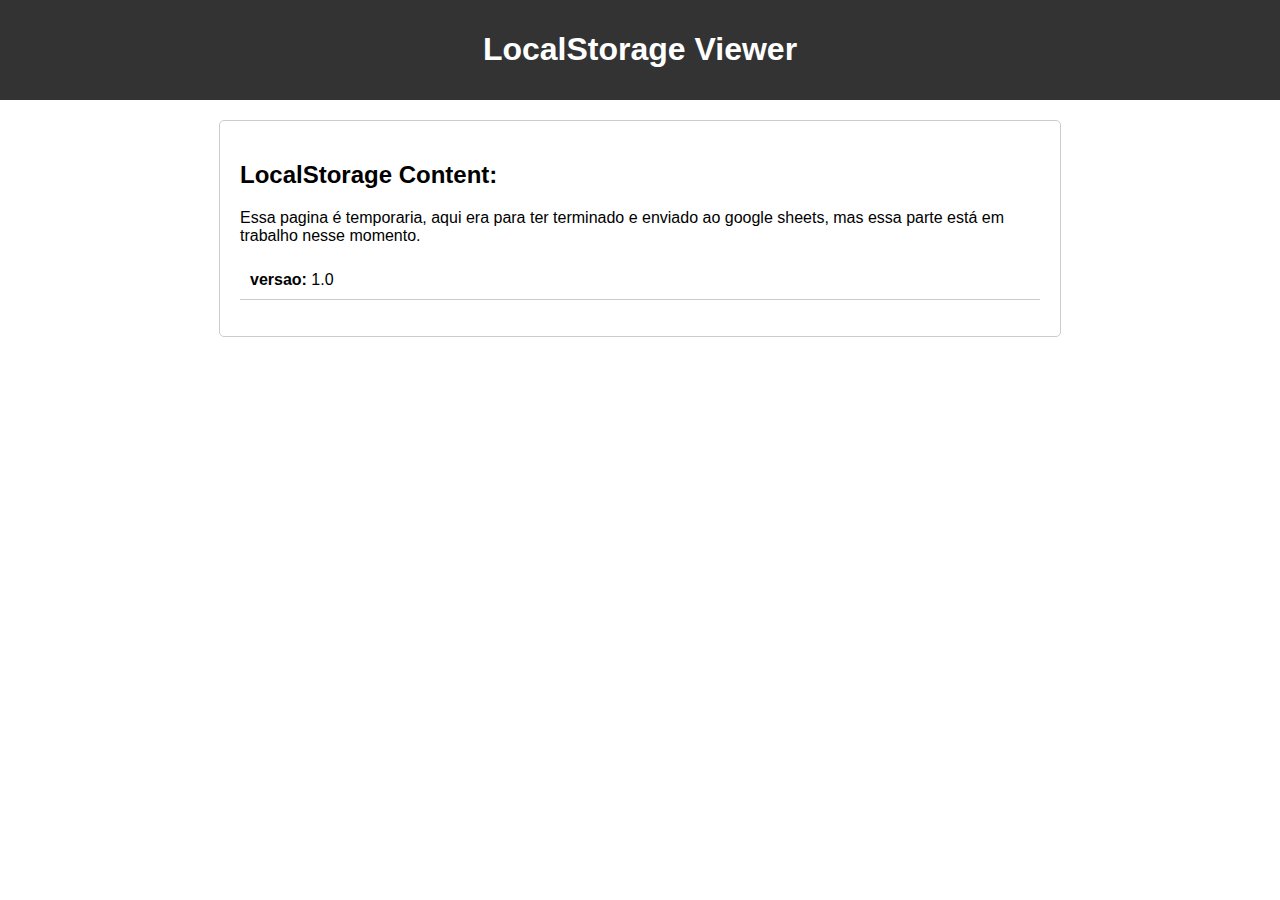
<file: temp.html>
<!DOCTYPE html>
<html lang="en">
<head>
    <meta charset="UTF-8">
    <meta name="viewport" content="width=device-width, initial-scale=1.0">
    <title>LocalStorage Viewer</title>
    <style>
        body {
            font-family: Arial, sans-serif;
            margin: 0;
            padding: 0;
        }
        header {
            background-color: #333;
            color: white;
            padding: 10px;
            text-align: center;
        }
        main {
            max-width: 800px;
            margin: 20px auto;
            padding: 20px;
            border: 1px solid #ccc;
            border-radius: 5px;
        }
        ul {
            list-style: none;
            padding: 0;
        }
        li {
            padding: 10px;
            border-bottom: 1px solid #ccc;
        }
    </style>
</head>
<body>
<header>
    <h1>LocalStorage Viewer</h1>
</header>
<main>
    <h2>LocalStorage Content:</h2>
    <p> Essa pagina é temporaria, aqui era para ter terminado e enviado ao google sheets, mas essa parte está em trabalho nesse momento.</p>
    <ul>
        <!-- JavaScript code to display LocalStorage content -->
        <script>
            const localStorageKeys = Object.keys(localStorage);

            if (localStorageKeys.length === 0) {
                document.write('<p>No data in LocalStorage.</p>');
            } else {
                localStorageKeys.forEach(key => {
                    const value = localStorage.getItem(key);
                    document.write(`<li><strong>${key}:</strong> ${value}</li>`);
                });
            }
        </script>
    </ul>
</main>
</body>
</html>
</file>
<file: style.css>
* {
  margin: 0;
  padding: 0;
  text-indent: 0;
}

h1 {
  color: black;
  font-family: Arial, sans-serif;
  font-style: normal;
  font-weight: bold;
  text-decoration: none;
  font-size: 10pt;
}

p {
  color: black;
  font-family: Arial, sans-serif;
  font-style: normal;
  font-weight: normal;
  text-decoration: none;
  font-size: 10pt;
  margin: 0pt;
}

.a, a {
  color: black;
  font-family: Arial, sans-serif;
  font-style: normal;
  font-weight: normal;
  text-decoration: none;
  font-size: 10pt;
}

.s3 {
  color: black;
  font-family: "Times New Roman", serif;
  font-style: normal;
  font-weight: normal;
  text-decoration: underline;
  font-size: 10pt;
}

.s4 {
  color: black;
  font-family: "Times New Roman", serif;
  font-style: normal;
  font-weight: normal;
  text-decoration: none;
  font-size: 10pt;
}

li {
  display: block;
}

#l1 {
  padding-left: 0pt;
  counter-reset: c1 1;
}

#l1> li>*:first-child:before {
  counter-increment: c1;
  content: counter(c1, decimal)". ";
  color: black;
  font-family: Arial, sans-serif;
  font-style: normal;
  font-weight: bold;
  text-decoration: none;
  font-size: 10pt;
}

#l1> li:first-child>*:first-child:before {
  counter-increment: c1 0;
}

div.main {
    margin-left: 0;
    padding: 1px 10px;
    min-height: 0px 
}
div.element {
    width: 85%;
    padding: 10px;
    background-color: #ffffff;
    box-shadow: 0 4px 8px 0 rgb(0, 0, 0), 0 6px 20px 0 rgb(0, 0, 0);
    border-radius: 16px;
    margin: auto;
}
div.tablang {
    display: block;
}
p {
  color: black;
  font-family: Arial, sans-serif;
  font-style: normal;
  font-weight: normal;
  text-decoration: none;
  font-size: 10pt;
  margin: 0pt;
}
body.__i18n-ko p {
    line-height: 140%
}
p.value-description {
    text-indent: -16pt;
    margin-left: 20pt;
}
p.question {
    margin: 16pt auto;
    color: #333333;
    font-family: 'Montserrat', sans-serif;
    font-weight: normal;
    width: 70%;
    min-width: 500pt;
    min-height: 144pt;
    background-color:#DDDDDD;
    padding: 16pt;
    border-radius: 16pt;
    font-size: 24pt;
    display: flex;
    justify-content: center;
    align-items: center;
    text-align: justify;
    box-shadow: 0 4px 8px 0 rgba(0, 0, 0, 0.2), 0 6px 20px 0 rgba(0, 0, 0, 0.19);
}
p.ideodesc {
    font-family: 'Montserrat', sans-serif;
    color: #333333;
    font-size: 18pt;
    line-height: 18pt;
    margin-top: 12pt;
    margin-bottom: 0pt;
}
h1 {
    color: #222222;
    font-family: 'Montserrat', sans-serif;
    font-size: 48pt;
    text-align: center;
    line-height: 48pt;
    margin-top: 0pt;
    margin-bottom: 0pt;
}
h2 {
    color: #333333;
    font-family: 'Montserrat', sans-serif;
    font-size: 36pt;
    line-height: 36pt;
    margin-top: 12pt;
    margin-bottom: 0pt;
}
body.__i18n-ko h2 {
    line-height: 120%;
    margin-top: 0.5em
}
h3 {
    color: #333333;
    font-family: 'Montserrat', sans-serif;
    font-size: 18pt;
    line-height: normal;
    margin-top: 12pt;
    margin-bottom: 0pt;
}
li {
    font-size: 16pt;
    text-indent: 16pt;
}
dt {
    font-family: 'Montserrat', sans-serif;
}
dd {
    font-family: 'Roboto', sans-serif;
    margin-bottom: 12pt;
}
a {
    font-family: inherit;
}
img.center {
    display: block;
    margin: 1em auto;
    width: 20%;
    min-width: 400pt;
}
.button {
    background-color: #ffffff;
    font-family: 'Montserrat', sans-serif;
    border: none;
    border-radius: 8pt;
    color: rgb(8, 8, 8);
    padding: 8pt;
    width: 50%;
    min-width: 500pt;
    text-align: center;
    text-decoration: none;
    display: block;
    font-size: 24pt;
    margin: -2px auto;
    cursor: pointer;
}
.small_button, .small_button_off {
    background-color: #0a0404;
    font-family: 'Montserrat', sans-serif;
    border: none;
    border-radius: 8pt;
    color: white;
    padding: 8pt;
    width: 15%;
    min-width: 150pt;
    text-align: center;
    text-decoration: none;
    display: block;
    font-size: 18pt;
    margin: -2px auto;
    cursor: pointer;
}
.small_button_off {
    background-color: #ddd;
    color: #888;
    border: 2px solid #888;
    cursor: not-allowed;
    margin: -4px auto;
}
div.axis {
    width: 100%;
    display: flex;
    align-items: center;
    justify-content: center;
}
div.bar {
    height: 36pt;
    line-height: 36pt;
    padding: 8pt;
    margin-top: 4pt;
    margin-bottom: 4pt;
    border-width: 4px;
    border-right-width: 1px;
    border-top-style: solid;
    border-bottom-style: solid;
    border-color: #222222;
    background-color: #eeeeee;
    display: block;
    width: 50%;
}
span.weight-300 {
    font-weight: 300;
}
canvas {
    border-color: #444444;
    border-style: solid;
    border-width: 2px;
    border-radius: 8pt;
    display: block;
    margin: 8pt;
    margin-left: 38%;
    margin-right: 22%;
    margin-bottom: -1%;
    width: 40%;
    display: block;
}
img.index {
    border-color: #444444;
    border-style: solid;
    border-width: 2px;
    border-radius: 8pt;
    display: block;
    margin: 8pt;
    width: 80%;
}
img.allvalues {
    border-color: #444444;
    border-style: solid;
    border-width: 2px;
    border-radius: 8pt;
    display: block;
    width: 60%;
}
#langPicker {
    position: static;
    right: 10em;
    font-size: 20px;
    top: 1em;
}

/*Tabs*/
.tab {
  overflow: hidden;
  display: block;
}

.tab button {
  background-color: inherit;
  float: left;
  border: none;
  outline: none;
  cursor: pointer;
  padding: 14px 16px;
  transition: 0.3s;
  font-size: 17px;
}

.tab button:hover {
  background-color: #ccc;
}

.tab button.active {
  background-color: #bbb;
  border-bottom: 2px solid LightSlateGrey;
}

.tabcontent {
  display: block;
  padding: 6px 12px;
  border-top: none;
  animation: fadeEffect 1s; 
}

@keyframes fadeEffect {
  from {opacity: 0;}
  to {opacity: 1;}
}

/* Navbar */
div.navdiv {
    display: block;
}

ul.ulnav {
  list-style-type: none;
  margin: 0;
  padding: 0;
  padding-top: 10px;
  width: 14%;
  background-color: #f1f1f1;
  position: fixed;
  height: 100%;
  overflow: auto;
  border-right: 10px solid white;
  font-family: 'Source Sans Pro', sans-serif;
}

li.nav a {
  display: block;
  color: #000;
  padding: 8px 16px;
  text-decoration: none;
}

rvlogo.nav a {
  display: block;
  color: #444;
  padding: 8px 16px;
  text-decoration: none;
}

#navres a {
  display: block;
  color: #555;
  padding: 8px 16px;
  text-decoration: none;
}

li.nav a {
  display: block;
  color: #000;
  padding: 8px 16px;
  text-decoration: none;
}

li.nav a.activenav {
  background-color: #5dade2;
  color: white;
}

li.nav a:hover:not(.active), #navres a:hover {
  background-color: #888;
  color: white;
}

#bottomnav {
    position: absolute;
    bottom: 20px;
    width: 100%
}

.input-button {
    font-family: 'Montserrat', sans-serif;
    border: none;
    border-radius: 8pt;
    padding: 8pt;
    width: 50%;
    min-width: 500pt;
    text-align: center;
    font-size: 36pt;
    margin: -2px auto;
    cursor: pointer;
    outline: none;
}

/* Estilo quando o campo de entrada est� ativo (com foco) */
.input-button:focus {
    box-shadow: 0 0 5px #2196f3; /* Adicione um efeito de destaque quando o campo est� ativo */
}

#alternativas {
    display: flex;
    flex-direction: column;
    justify-content: center;
    align-items: center;
    min-height: 100px;
    width: 80%; /* Largura da div */
    margin: 0 auto; /* Centraliza horizontalmente */
    padding: 20px; /* Espa�amento interno */
    margin-bottom: 5px;
}

#alternativas * {
    margin: 5px;
}

.button.AltCircle {
    display: flex;
    justify-content: center;
    align-items: center;
    min-height: 300px;
    min-width: 300px;
    background: #555555;
}

.circle {
    width: 300px;
    height: 300px;
    border-radius: 50%;
    background: linear-gradient(to right, green 50%, red 50%);
    position: relative;
}

.circle .number {
    font-size: 24px;
    font-weight: bold;
    color: white;
    position: absolute;
    top: 50%;
    left: 50%;
    transform: translate(-50%, -50%);
}

.circle .left {
    position: absolute;
    top: 50%;
    left: 20px;
    transform: translateY(-50%);
}

.circle .right {
    position: absolute;
    top: 50%;
    right: 20px;
    transform: translateY(-50%);
}

.circle .top {
    top: 30%; /* Inicia no topo do círculo */
    height: 50%; /* Ocupa metade da altura do círculo */
    display: flex;
    align-items: center; /* Centraliza verticalmente dentro da metade superior */
    justify-content: center; /* Centraliza horizontalmente */
}

.circle .bottom {
    top: 70%; /* Inicia na metade de baixo do círculo */
    height: 40%; /* Ocupa metade da altura do círculo */
    display: flex;
    align-items: center; /* Centraliza verticalmente dentro da metade inferior */
    justify-content: center; /* Centraliza horizontalmente */
}

#alternativasCircle {
    display: flex;
    justify-content: center;
    align-items: center;
    width: 80%; /* Largura da div */
    margin: 0 auto; /* Centraliza horizontalmente */
    padding: 20px; /* Espa�amento interno */
    margin-bottom: 5px;
}

#alternativasCircle * {
    margin: 5px;
}


@media (max-width: 900px), (-webkit-min-device-pixel-ratio: 2){
  div.navdiv {
    display: none;
  }

  div.main {
    margin-left: 0%;
    min-height: 0;
	width: auto !important;
	border-width: 0px !important;  
  }
  body {
    width: auto;
    box-shadow: none;
  }
  html {
    background-color: #e5e5e5
  }
  .tab {
    font-size: 16px;
  }
  canvas {
    font-size: 16px;
    margin-left: auto;
    margin-right: auto;
    width: 80%;
  }
  .button {
    min-width: 0px;
    max-width: 80%;
    width: 80%;
    font-size: 2.5em !important; 
  }
  
  p.question {
    min-height: 224px;
    min-width: 0px;
    max-width: 80%;
    width: auto;
    font-size: 3.5em !important;
    text-align: center;
  }

  .small_button, .small_button_off {
    font-size: 5em;
  }
}
</file>
<file: stylequest.css>
html {
  font-size: 62.5%;
  box-sizing: border-box;
  font-family: 'Lato', sans-serif;
}

 body {
            margin: 50px auto;
            border: 1px solid #ccc;
            border-radius: 10px;
            padding: 20px;
            width: 600px;
            
.main {
  margin: 0 auto;
  max-width: 900px;
}

h1 {
  color: #4c4c4c;
  font-size: 2rem;
  font-weight: 500;
}

hr {
  border: 1px solid #ccc;
}

.question  {
  color: #030303;
  padding: 0;
  margin: 0;
  text-decoration: none;
  font-size: 1.4rem;
}

.button {
  width: 590px;
  height: 50px;
  border-radius: 5px;
  background-color: #0a0a0a;
  color: rgb(0, 0, 0);
  font-weight: bold;
  cursor: pointer;
  text-align: left;
  transition: background-color 0.3s ease;
  margin: 4px 2px;
  display: block;
}

.button:hover {
  background-color: #0808081c;
}

.identifier {
  border: 1px solid rgb(19, 18, 18); /* Adicionado uma borda preta */
  padding: 10px; /* Adicionado um preenchimento para destacar */
  margin-bottom: 20px; /* Espaçamento inferior */
}

.small_button {
  border: 0.5px solid black;
  color: black;
  padding: 2px 2px;
  text-align: center;
  text-decoration: none;
  display: inline-block;
  font-size: 14px;  
  cursor: pointer;
  background-color: #ccc; /* Cor cinza */
  border-radius: 50%; 
  float: right; 
}
.small_button svg {
  margin-left: 0rem;
}
</file>
